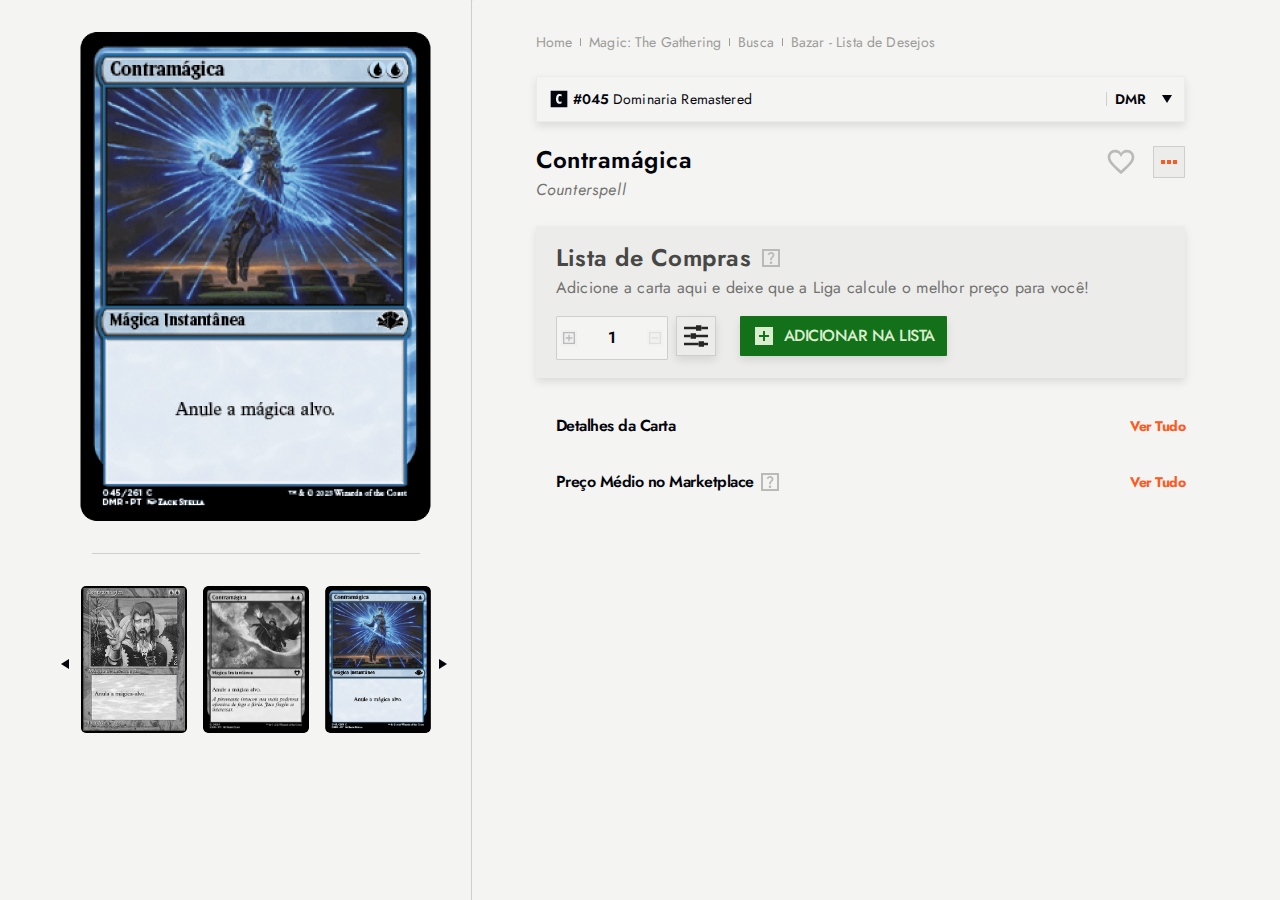
<file: index.html>
<!DOCTYPE html>
<html lang="en">

<head>
  <link rel="stylesheet" type="text/css" href="css/style.css">
  <meta charset="UTF-8">
  <meta name="viewport" content="width=device-width, initial-scale=1.0">
  <title>Liga Magic</title>
  <link rel="icon" type="image/x-icon" href="img/svg/LM.svg">
  <!-- Font Jost weight 400, 400 italic, 500, 600 and 700 -->
  <link rel="preconnect" href="https://fonts.googleapis.com">
  <link rel="preconnect" href="https://fonts.gstatic.com" crossorigin>
  <link href="https://fonts.googleapis.com/css2?family=Jost:ital,wght@0,400;0,500;0,600;0,700;1,400&display=swap" rel="stylesheet">
  <!-- Font Jost weight 400, 400 italic, 500, 600 and 700 -->
</head>

<body>
  <div id="main">
    <div class="products">
      <img class="p-image #045 selected" src="img/MainCard.png" alt="main-card" />
      <img class="p-image #046" src="img/SecondCard.jpg" alt="second-card" />
      <img class="p-image #047" src="img/ThirdCard.jpg" alt="third-card" />
      <div class="p-divider"></div>
      <div id="carousel" class="p-carousel">
        <div id="carousel-arrow-left" class="arrow-down pc-arrow-left"></div>
        <img class="pc-image #046" src="img/SecondCard.jpg" alt="second-card" />
        <img class="pc-image #047" src="img/ThirdCard.jpg" alt="third-card" />
        <img class="pc-image #045 selected" src="img/MainCard.png" alt="main-card" />
        <div id="carousel-arrow-right" class="arrow-down pc-arrow-right"></div>
      </div>
    </div>
    <div class="main-divider"></div>
    <div class="product-infos">
      <div id="warning" class="warning">
        <span class="medium-text"></span>
      </div>
      <div class="pi-wrapper">
        <div class="piw-breadcrumbs">
          <ol>
            <li><a href=""><span class="small-text light-grey">Home</span></a></li>
            <li><a href=""><span class="small-text light-grey">Magic: The Gathering</span></a></li>
            <li><a href=""><span class="small-text light-grey">Busca</span></a></li>
            <li><a href=""><span class="small-text light-grey">Bazar - Lista de Desejos</span></a></li>
          </ol>
        </div>
        <div class="piw-edition-selector">
          <div class="piwes-label">
            <img src="img/svg/C.svg" alt="edition" />
            <span id="edition-number" class="small-text-bold">#045</span>
            <span id="edition-name" class="small-text black">Dominaria Remastered</span>
          </div>
          <div id="edition-select" class="piwes-acronym">
            <span class="small-text-bold">DMR</span>
            <div class="arrow-down"></div>
          </div>
        </div>
        <div id="select" class="piw-select dropdown">
          <ul>
            <li>
              <span class="small-text-bold">#046</span>
              <span class="small-text black">Edição 2</span>
            </li>
            <li>
              <span class="small-text-bold">#047</span>
              <span class="small-text black">Edição 3</span>
            </li>
          </ul>
        </div>
        <div class="piw-product-title">
          <div class="piwpt-wrapper">
            <h1 class="big-text black">Contramágica</h1>
            <h2 class="medium-text grey italic ls-65">Counterspell</h2>
          </div>
          <div class="piwpt-buttons">
            <img
              id="favorite-icon"
              class="piwptb-favorite"
              src="img/svg/Heart.svg"
              alt="favorite"
            />
            <button id="more-info" class="piwptb-more-info">
              <div></div>
              <div></div>
              <div></div>
            </button>
            <div id="dropdown" class="piwptb-dropdown dropdown">
              <ul>
                <li class="medium-text black ls-25">Opção 1</li>
                <li class="medium-text black ls-25">Opção 2</li>
                <li class="medium-text black ls-25">Opção 3</li>
              </ul>
            </div>
          </div>
        </div>
        <div class="piw-shopping-list">
          <div>
            <div class="piwsl-title">
              <h1 class="big-text dark-grey">Lista de Compras</h1>
              <div class="tooltip">
                <img class="tooltip-aim" src="img/svg/Question.svg" alt="question" />
                <span class="tooltip-text">Informação aqui</span>
              </div>
            </div>
            <p class="medium-text grey ls-25">Adicione a carta aqui e deixe que a Liga calcule o melhor preço para você!</p>
          </div>
          <div class="piwsl-actions">
            <div class="piwsla-filters">
              <div class="piwslaf-counter">
                <button id="increase-button">
                  <img src="img/svg/Plus.svg" alt="plus" />
                </button>
                <span
                  id="card-quantity"
                  class="medium-text-bold black ta-center"
                >
                  1
                </span>
                <button id="decrease-button" class="disabled">
                  <img src="img/svg/Minus.svg" alt="minus" />
                </button>
              </div>
              <button id="settings-button" class="piwslaf-settings">
                <img src="img/svg/Settings.svg" alt="settings" />
              </button>
              <div id="settings-dropdown" class="piwslaf-dropdown dropdown">
                <ul>
                  <li class="medium-text black ls-25">Opção 1</li>
                  <li class="medium-text black ls-25">Opção 2</li>
                  <li class="medium-text black ls-25">Opção 3</li>
                </ul>
              </div>
            </div>
            <button id="add-to-list-button" class="piwsla-add">
              <img src="img/svg/Add.svg" alt="add" />
              Adicionar na lista
            </button>
          </div>
        </div>
        <div class="piw-product-details top-padding-8">
          <div class="piwpd-title">
            <h1 class="medium-text-bold black">Detalhes da Carta</h1>
            <a
              id="expand-1"
              class="small-text-bolder"
            >Ver Tudo</a>
          </div>
          <div id="expand-container-1" class="piwpd-wrapper">
            <div class="piwpd-details">
              <span class="medium-text grey ls-25">Cor</span>
              <span class="medium-text-bold blue ta-right">Azul</span>
            </div>
            <div class="piwpd-details">
              <span class="medium-text grey ls-25">Custo de Mana</span>
              <div class="piwpdd-mana">
                <img src="img/svg/Mana.svg" alt="mana" />
                <img src="img/svg/Mana.svg" alt="mana" />
              </div>
            </div>
            <div class="piwpd-details">
              <span class="medium-text grey ls-25">Tipo</span>
              <span class="medium-text-bold dark-grey ta-right">Mágica Instantânea</span>
            </div>
          </div>
        </div>
        <div class="piw-product-details">
          <div class="piwpd-title">
            <div class="piwpdt-wrapper">
              <h1 class="medium-text-bold black">Preço Médio no Marketplace</h1>
              <div class="tooltip">
                <img class="tooltip-aim" src="img/svg/Question.svg" alt="question" />
                <span class="tooltip-text">Informação aqui</span>
              </div>
            </div>
            <a
              id="expand-2"
              class="small-text-bolder"
            >Ver Tudo</a>
          </div>
          <div id="expand-container-2" class="piwpd-wrapper">
            <div class="piwpd-details">
              <div class="piwpdd-wrapper">
                <div class="piwpddw-n-icon">N</div>
                <span class="medium-text grey ls-25">Normal</span>
              </div>
              <div class="piwpdd-prices">
                <span class="piwpddp-decorator cheapest medium-text-bold grey">R$ 6,28</span>
                <span class="piwpddp-decorator mid-price medium-text-bold grey">R$ 9,39</span>
                <span class="piwpddp-decorator most-expensive medium-text-bold grey">R$ 14,00</span>
              </div>
            </div>
          </div>
        </div>
      </div>
    </div>
  </div>
  <script src="js/index.js"></script>
</body>

</html>
</file>
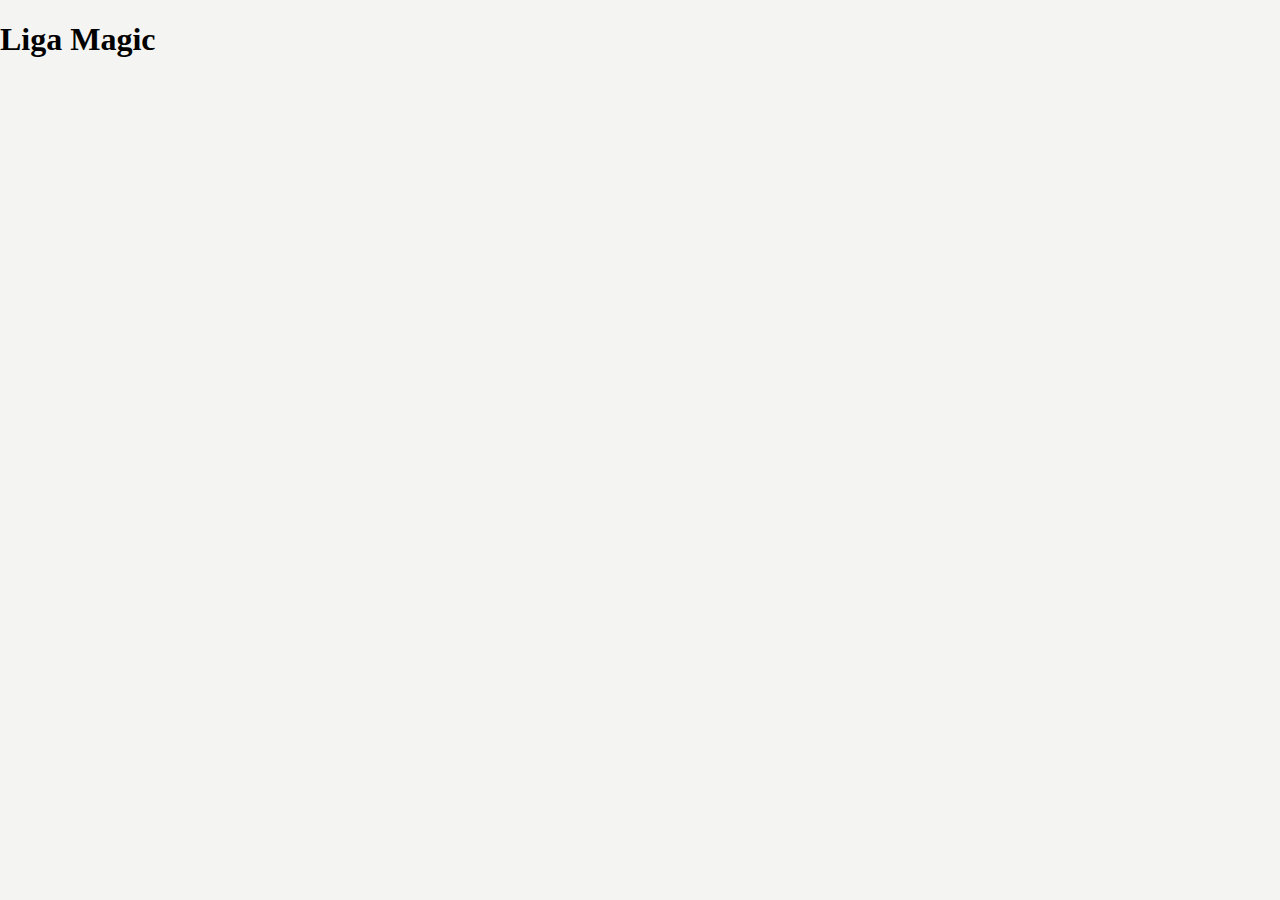
<file: html/index.html>
<!DOCTYPE html>
<html>
  <head>
    <link rel="stylesheet" type="text/css" href="../css/style.css">  
  </head>
  <body>
    <div id="main">
      <h1>Liga Magic</h1>
    </div>
    <script src="../js/index.js"></script>
  </body>
</html>
</file>
<file: css/style.css>
body {
  margin: 0px;
  background-color: #F4F4F2;
}

#main {
  height: 100vh;
  display: flex;
}

.products {
  display: flex;
  flex-direction: column;
  align-items: center;
  gap: 32px;
  padding: 32px 40px 51px 80px;
}

.p-image {
  display: none;
  height: 489px;
  width: 351px;
  border-radius: 16px;
  ;
}

.products .selected {
  display: block;
}

.p-divider {
  height: 1px;
  background-color: #CECECE;
  width: 328px;
}

.p-carousel {
  display: flex;
  gap: 16px;
  position: relative;
  transition: transform 0.5s;
}

.p-carousel img {
  width: 106px;
  height: 147px;
  border-radius: 5px;
  filter: grayscale(1);
}

.p-carousel .selected {
  filter: grayscale(0);
  animation: heartbeat ease-in-out 0.5s
}

/* texts */
.tooltip-text {
  position: relative;
  bottom: 40px;
  right: 0px;
  transform: translateX(-50%);
  background-color: #04050C;
  padding: 8px 12px 8px 12px;
  border-radius: 1px;
  font-family: 'Jost', sans-serif;
  font-weight: 600;
  font-size: 14px;
  line-height: 20px;
  letter-spacing: 0.15px;
  color: #CECECE;
  opacity: 0;
  transition: opacity 0.3s;
  z-index: 1;
}

.small-text {
  font-family: 'Jost', sans-serif;
  font-weight: 400;
  font-size: 14px;
  line-height: 20px;
  letter-spacing: 0.15px;
}

.small-text-bold {
  font-family: 'Jost', sans-serif;
  font-weight: 600;
  font-size: 14px;
  line-height: 20px;
  color: #04050C;
  letter-spacing: 0.10px;
}

.small-text-bolder {
  font-family: 'Jost', sans-serif;
  font-weight: 700;
  font-size: 14px;
  line-height: 20px;
  margin: 0;
  color: #FF5921;
  letter-spacing: -0.55px;
  text-align: center;
}

.medium-text {
  font-family: 'Jost', sans-serif;
  font-weight: 400;
  font-size: 16px;
  line-height: 24px;
  margin: 0;
}

.medium-text-bold {
  font-family: 'Jost', sans-serif;
  font-weight: 600;
  font-size: 16px;
  line-height: 24px;
  letter-spacing: -0.50px;
  margin: 0;
}

.big-text {
  font-family: 'Jost', sans-serif;
  font-weight: 600;
  font-size: 24px;
  line-height: 28px;
  letter-spacing: 0.48px;
  margin: 0;
}

.light-grey {
  color: #9B9B98;
}

.grey {
  color: #727270;
}

.dark-grey {
  color: #474745;
}

.blue {
  color: #0085FF;
}

.black {
  color: #04050C;
}

.ls-25 {
  letter-spacing: 0.25px;
}

.ls-65 {
  letter-spacing: 0.65px;
}

.italic {
  font-style: italic;
}

.ta-right {
  text-align: right;
}

.ta-center {
  text-align: center;
}

/* texts */


/* arrows */
.arrow-down {
  width: 0px;
  height: 0px;
  border-left: 5px solid transparent;
  border-right: 5px solid transparent;
  border-top: 8px solid #04050C;
}

.pc-arrow-right {
  position: absolute;
  right: -21px;
  top: 50%;
  transform: translateY(-50%);
  rotate: 270deg;
  cursor: pointer;
  transition: transform 0.3s ease;
}

.pc-arrow-right:hover {
  transform: scale(1.1);
}

.pc-arrow-left {
  position: absolute;
  left: -25px;
  top: 50%;
  transform: translateY(-50%);
  rotate: 90deg;
  cursor: pointer;
  transition: transform 0.3s ease;
}

.pc-arrow-left:hover {
  transform: scale(1.1);
}

/* arrows */

.main-divider {
  height: 100%;
  background-color: #CECECE;
  width: 1px;
  border-radius: 0.2px;
}

.product-infos {
  width: 100%;
  padding: 32px 95px 40px 64px;
  position: relative;
}

.pi-wrapper {
  display: flex;
  flex-direction: column;
  gap: 24px;
  position: relative;
}

.piw-breadcrumbs {
  height: 20px;
}

.piw-breadcrumbs ol li a {
  text-decoration: none;
}

.piw-breadcrumbs ol li a span:hover {
  font-weight: 600;
}

.piw-breadcrumbs ol li {
  transition: transform 0.3s ease;
  position: relative;
}

.piw-breadcrumbs ol li:hover {
  transform: scale(1.05);
}

.piw-breadcrumbs ol {
  display: flex;
  gap: 17px;
  list-style-type: none;
  padding: 0px;
  margin: 0px;
}

.piw-breadcrumbs ol li::after {
  content: "";
  position: absolute;
  height: 8px;
  width: 1px;
  top: 50%;
  transform: translateY(-50%);
  border-radius: 0.2px;
  margin-left: 8px;
  background-color: #9B9B98;
}

.piw-breadcrumbs li:last-child::after {
  content: none;
}

.piw-edition-selector {
  display: flex;
  justify-content: space-between;
  border: 1px solid;
  border-color: #ECECEA;
  padding: 12px;
  border-radius: 1px;
  box-shadow: 0px 4px 8px 0px rgba(4, 5, 12, 0.1);
}

.piwes-label {
  display: flex;
  align-items: center;
  gap: 4px;
}

.piwes-acronym {
  display: flex;
  align-items: center;
  gap: 16px;
  cursor: pointer;
}

.piwes-acronym span {
  position: relative
}

.piwes-acronym span::before {
  content: "";
  position: absolute;
  height: 14px;
  width: 1px;
  left: -9px;
  top: 50%;
  transform: translateY(-50%);
  margin-right: 8px;
  background-color: #CECECE;
}

.piw-select.clicked {
  width: 100%;
  top: 90px;
  left: 0px;
}

.piw-product-title {
  height: 56px;
  display: flex;
  justify-content: space-between;
}

.piwpt-wrapper {
  display: flex;
  flex-direction: column;
  gap: 4px;
}

.piwpt-buttons {
  display: flex;
  align-items: start;
  gap: 16px;
  position: relative;
}

.piwptb-favorite {
  height: 32px;
  width: 32px;
  cursor: pointer;
  transition: filter 0.5s ease-in-out transform 1s ease-in-out;
}

.piwptb-favorite.clicked {
  filter: invert(1) sepia(1) saturate(10) hue-rotate(330deg);
  animation: heartbeat ease-in-out 1s
}

@keyframes heartbeat {
  0% {
    transform: scale(1)
  }

  50% {
    transform: scale(1.2)
  }

  100% {
    transform: scale(1)
  }
}

.piwptb-dropdown.clicked {
  width: 200px;
  top: 32px;
  right: 0px;
}

.piwptb-more-info {
  height: 32px;
  width: 32px;
  border: 0.8px solid;
  border-radius: 0.6px;
  border-color: #CECECE;
  background-color: #ECECEA;
  cursor: pointer;
  display: flex;
  align-items: center;
  justify-content: center;
  gap: 2px;
}

.piwptb-more-info div {
  content: "";
  max-height: 4px;
  min-height: 4px;
  max-width: 4px;
  min-width: 4px;
  background-color: #FF5921;
}

.piw-shopping-list {
  display: flex;
  flex-direction: column;
  gap: 16px;
  background-color: #ECECEA;
  border-radius: 1px;
  padding: 14px 20px 18px 20px;
  box-shadow: 0px 4px 8px 0px rgba(4, 5, 12, 0.1);
}

.piwsl-title {
  display: flex;
  gap: 8px;
  align-items: center;
}

.piwsl-actions {
  display: flex;
  gap: 24px;
}

.piwsla-filters {
  display: flex;
  gap: 8px;
}

.piwslaf-counter {
  width: 102px;
  display: flex;
  gap: 3px;
  padding: 9px 4px 9px 4px;
  border: 1px solid;
  border-color: #CECECE;
  border-radius: 1px;
  background-color: #F4F4F2;
  justify-content: space-between;
  align-items: center;
}

.piwslaf-counter button {
  height: 16px;
  width: 16px;
  margin: 0px;
  padding: 0px;
  padding-inline: 0px;
  padding-block: 0px;
  border: none;
  cursor: pointer;
}

.disabled {
  opacity: 0.5;
  cursor: default !important;
}

.piwslaf-settings {
  height: 40px;
  width: 40px;
  background-color: #ECECEA;
  display: flex;
  justify-content: center;
  align-items: center;
  border: 0.8px solid;
  border-color: #CECECE;
  border-radius: 0.6px;
  box-shadow: 0px 4px 8px 0px rgba(4, 5, 12, 0.1);
  cursor: pointer;
  transition: transform 0.3s ease;
}

.piwslaf-settings:hover {
  transform: scale(1.05);
}

.piwslaf-dropdown.clicked {
  width: 500px;
  right: 100px;
}

.piwsla-add {
  height: 40px;
  border-radius: 1px;
  border: none;
  padding: 8px 12px 8px 12px;
  display: flex;
  gap: 8px;
  background-color: #127119;
  box-shadow: 0px 4px 8px 0px rgba(4, 5, 12, 0.1);
  font-family: 'Jost', sans-serif;
  font-weight: 500;
  font-size: 16px;
  line-height: 24px;
  letter-spacing: -0.5px;
  color: #DAEDCE;
  text-transform: uppercase;
  cursor: pointer;
  transition: transform 0.3s ease;
}

.piwsla-add:hover {
  transform: scale(1.05);
}

.piw-product-details {
  display: flex;
  flex-direction: column;
  gap: 8px;
}

.piwpd-wrapper {
  display: none;
  flex-direction: column;
  gap: 8px;
}

.piwpd-wrapper.clicked {
  display: flex;
}

.piwpd-title {
  height: 32px;
  display: flex;
  justify-content: space-between;
  align-items: center;
}

.piwpd-title h1 {
  padding-left: 20px;
}

.piwpd-title a {
  text-decoration: none;
  cursor: pointer;
}

.piwpd-details {
  height: 34px;
  display: flex;
  justify-content: space-between;
  align-items: center;
  background-color: #ECECEA;
  border-radius: 1px;
  padding: 0px 12px 0px 12px;
}

.piwpdd-mana {
  display: flex;
  align-items: center;
  gap: 2px;
}

.top-padding-8 {
  margin-top: 8px;
}

.piwpddw-n-icon {
  height: 20px;
  width: 20px;
  font-family: 'Roboto', sans-serif;
  font-weight: bold;
  font-size: 14px;
  line-height: 16px;
  background-color: #BECCCF;
  display: flex;
  justify-content: center;
  align-items: center;
  color: #04050C;
}

.piwpdd-wrapper {
  display: flex;
  justify-content: center;
  gap: 4px;
}

.piwpdt-wrapper {
  display: flex;
  align-items: center;
  gap: 4px;
}

.piwpdd-prices {
  display: flex;
  gap: 32px;
  position: relative;
}

.piwpdd-prices span {
  position: relative;
}

.piwpddp-decorator::before {
  content: "";
  height: 20px;
  width: 4px;
  border-radius: 0.6px;
  left: -10px;
  top: 50%;
  transform: translateY(-50%);
  position: absolute;
}

.cheapest::before {
  background-color: #69BC40;
}

.mid-price::before {
  background-color: #DDC80B;
}

.most-expensive::before {
  background-color: #FF8B64;
}

.dropdown {
  display: none;
}

.dropdown.clicked {
  display: block;
  position: absolute;
  border: 1px solid;
  border-radius: 1px;
  border-color: #CECECE;
  background-color: #ECECEA;
  z-index: 1;
}

.dropdown.clicked ul {
  list-style-type: none;
  padding-left: 0px;
  margin-block-start: 0px;
  margin-block-end: 0px;
}

.dropdown.clicked ul li {
  padding: 8px 12px 8px 12px;
  border-bottom: 1px solid #727270;
  cursor: pointer;
}

.dropdown.clicked ul li:last-child {
  border-bottom: none;
}

.tooltip {
  position: relative;
  display: flex;
  align-items: center;
}

.tooltip-aim:hover+.tooltip-text {
  opacity: 1;
}

.warning {
  display: none;
  position: absolute;
  left: 50%;
  transform: translateX(-50%);
  bottom: 5%;
  min-height: 50px;
  height: auto;
  max-width: 70%;
  background-color: #ECECEA;
  border: 1px solid #9B9B98;
  padding: 4px 16px 4px 16px;
}

.warning.visible {
  display: flex;
  justify-content: center;
  align-items: center;
}

.warning.visible span {
  color: #04050C;
}
</file>
